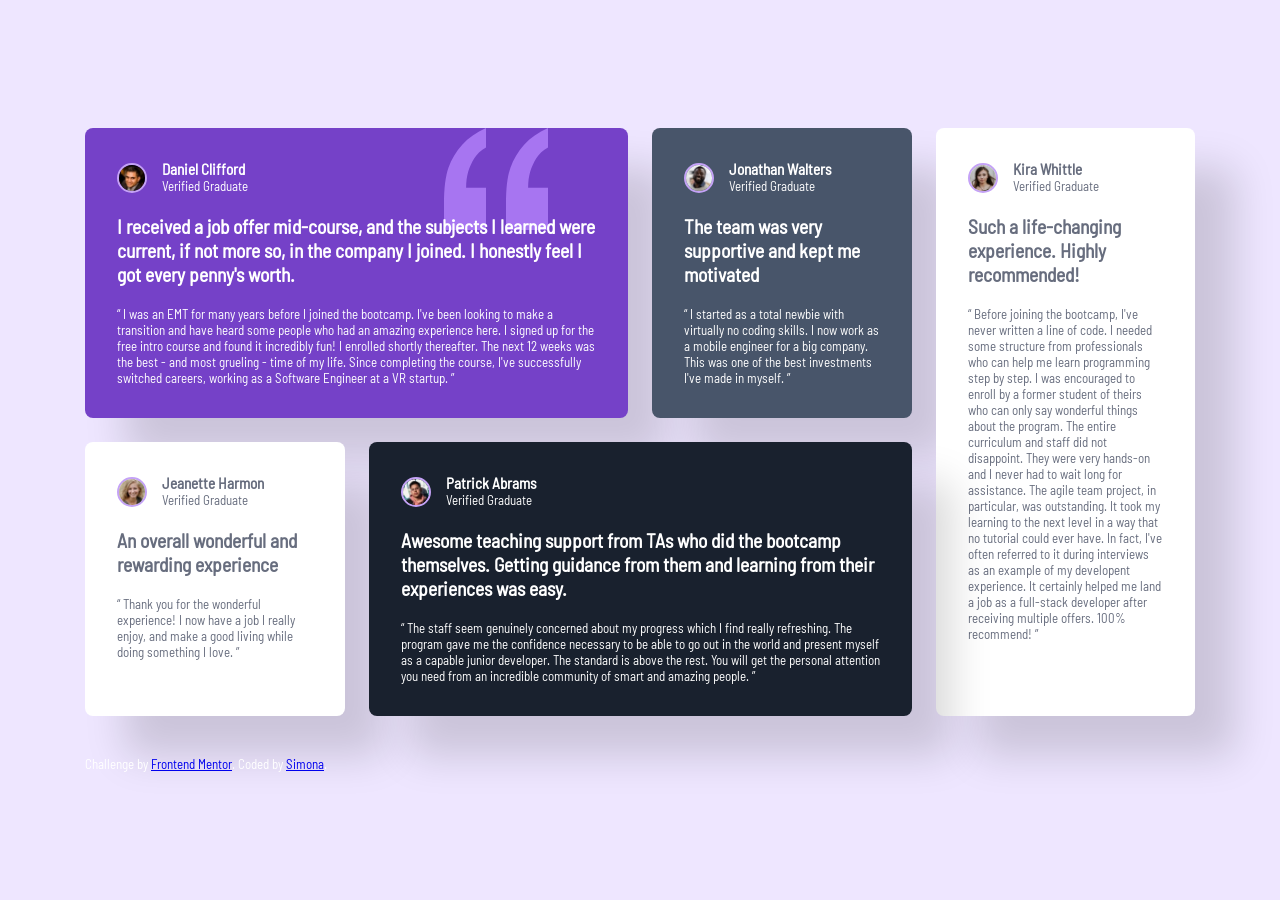
<file: index.html>
<!DOCTYPE html>
<html lang="en">
<head>
    <meta charset="UTF-8">
    <meta name="viewport" content="width=device-width, initial-scale=1.0">
    <title>Frontend Mentor | Testimonials Grid</title>
    <link rel="shortcut icon" href="./images/favicon-32x32.png" type="image/x-icon">
    <link rel="stylesheet" href="style.css">
</head>

<body>

    <main class="testimonianze">

        <article class="finestra-commenti" id="primo">
            <div class="profilo">
                <img src="./images/image-daniel.jpg" alt="user Daniel avatar" class="avatar">
                <div class="nome-grado">  
                    <h3>Daniel Clifford</h3>
                    <p class="titolo">Verified Graduate</p>
                </div>
            </div>
            <h2>  I received a job offer mid-course, and the subjects I learned were current, if not more so, 
            in the company I joined. I honestly feel I got every penny's worth.</h2>
            <p class="commento">  “ I was an EMT for many years before I joined the bootcamp. I've been looking to make a 
            transition and have heard some people who had an amazing experience here. I signed up 
            for the free intro course and found it incredibly fun! I enrolled shortly thereafter. 
            The next 12 weeks was the best - and most grueling - time of my life. Since completing 
            the course, I've successfully switched careers, working as a Software Engineer at a VR startup. ”</p>
        </article>

        <article class="finestra-commenti" id="secondo">
            <div class="profilo">
                <img src="./images/image-jonathan.jpg" alt="user Jonathan avatar" class="avatar">
                <div class="nome-grado">
                    <h3>Jonathan Walters</h3>
                    <p class="titolo">Verified Graduate</p>
                </div>
            </div>
            <h2>The team was very supportive and kept me motivated</h2>
            <p class="commento">  “ I started as a total newbie with virtually no coding skills. I now work as a mobile engineer 
            for a big company. This was one of the best investments I've made in myself. ”</p>
        </article>

        <article class="finestra-commenti" id="terzo">
            <div class="profilo">
                <img src="./images/image-kira.jpg" alt="user Kira avatar" class="avatar">
                <div class="nome-grado">
                    <h3>Kira Whittle</h3>
                    <p class="titolo">Verified Graduate</p>
                </div>
            </div>
            <h2>Such a life-changing experience. Highly recommended!</h2>
            <p class="commento">  “ Before joining the bootcamp, I've never written a line of code. I needed some structure from 
            professionals who can help me learn programming step by step. I was encouraged to enroll by a former 
            student of theirs who can only say wonderful things about the program. The entire curriculum and staff 
            did not disappoint. They were very hands-on and I never had to wait long for assistance. The agile team 
            project, in particular, was outstanding. It took my learning to the next level in a way that no tutorial 
            could ever have. In fact, I've often referred to it during interviews as an example of my developent 
            experience. It certainly helped me land a job as a full-stack developer after receiving multiple offers. 
            100% recommend! ”</p>
        </article>

        <article class="finestra-commenti" id="quarto">
            <div class="profilo">
                <img src="./images/image-jeanette.jpg" alt="user Jeanette avatar" class="avatar">
                <div class="nome-grado">
                    <h3>Jeanette Harmon</h3>
                    <p class="titolo">Verified Graduate</p>
                </div>
            </div>
            <h2>An overall wonderful and rewarding experience</h2>
            <p class="commento">  “ Thank you for the wonderful experience! I now have a job I really enjoy, and make a good living 
            while doing something I love. ”</p>
        </article>

        <article class="finestra-commenti" id="quinto">
            <div class="profilo">
                <img src="./images/image-patrick.jpg" alt="user Patrick avatar" class="avatar">
                <div class="nome-grado"> 
                    <h3>Patrick Abrams</h3>
                    <p class="titolo">Verified Graduate</p>
                </div>
            </div>
            <h2>Awesome teaching support from TAs who did the bootcamp themselves. Getting guidance from them and 
            learning from their experiences was easy.</h2>
            <p class="commento">  “ The staff seem genuinely concerned about my progress which I find really refreshing. The program 
            gave me the confidence necessary to be able to go out in the world and present myself as a capable 
            junior developer. The standard is above the rest. You will get the personal attention you need from 
            an incredible community of smart and amazing people. ”</p>
        </article>

</main>

<footer class="attribution">
    Challenge by <a href="https://www.frontendmentor.io?ref=challenge">Frontend Mentor</a>. 
    Coded by <a href="#">Simona</a>.
</footer>

</body>

</html>
</file>
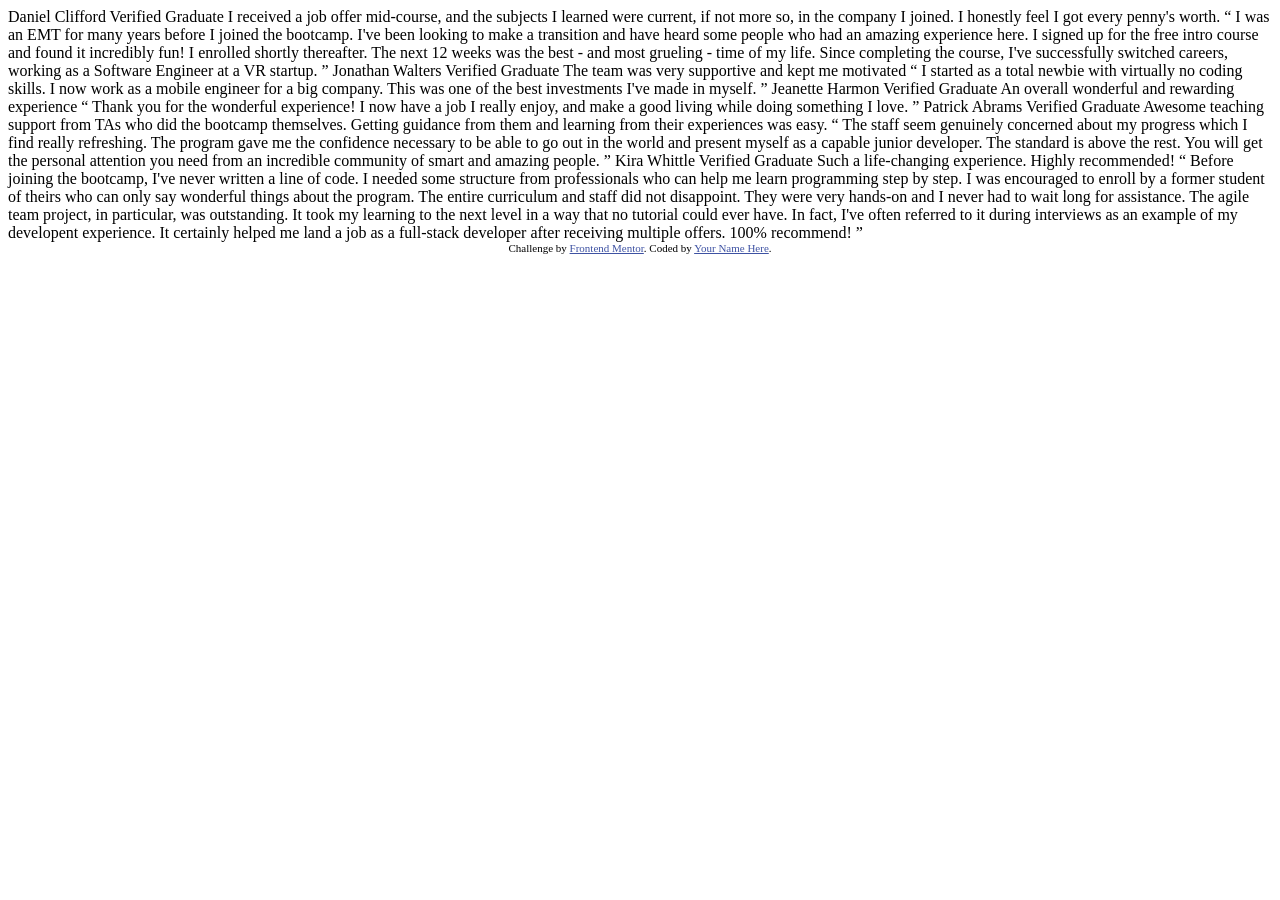
<file: original.html>
<!DOCTYPE html>
<html lang="en">
<head>
  <meta charset="UTF-8">
  <meta name="viewport" content="width=device-width, initial-scale=1.0"> <!-- displays site properly based on user's device -->

  <link rel="icon" type="image/png" sizes="32x32" href="./images/favicon-32x32.png">
  
  <title>Frontend Mentor | [Challenge Name Here]</title>

  <!-- Feel free to remove these styles or customise in your own stylesheet 👍 -->
  <style>
    .attribution { font-size: 0.6875rem; text-align: center; }
    .attribution a { color: hsl(228, 45%, 44%); }
  </style>
</head>
<body>
  Daniel Clifford
  Verified Graduate

  I received a job offer mid-course, and the subjects I learned were current, if not more so, 
  in the company I joined. I honestly feel I got every penny's worth.

  “ I was an EMT for many years before I joined the bootcamp. I've been looking to make a 
  transition and have heard some people who had an amazing experience here. I signed up 
  for the free intro course and found it incredibly fun! I enrolled shortly thereafter. 
  The next 12 weeks was the best - and most grueling - time of my life. Since completing 
  the course, I've successfully switched careers, working as a Software Engineer at a VR startup. ”

  Jonathan Walters
  Verified Graduate

  The team was very supportive and kept me motivated

  “ I started as a total newbie with virtually no coding skills. I now work as a mobile engineer 
  for a big company. This was one of the best investments I've made in myself. ”

  Jeanette Harmon
  Verified Graduate

  An overall wonderful and rewarding experience

  “ Thank you for the wonderful experience! I now have a job I really enjoy, and make a good living 
  while doing something I love. ”

  Patrick Abrams
  Verified Graduate

  Awesome teaching support from TAs who did the bootcamp themselves. Getting guidance from them and 
  learning from their experiences was easy.

  “ The staff seem genuinely concerned about my progress which I find really refreshing. The program 
  gave me the confidence necessary to be able to go out in the world and present myself as a capable 
  junior developer. The standard is above the rest. You will get the personal attention you need from 
  an incredible community of smart and amazing people. ”

  Kira Whittle
  Verified Graduate

  Such a life-changing experience. Highly recommended!

  “ Before joining the bootcamp, I've never written a line of code. I needed some structure from 
  professionals who can help me learn programming step by step. I was encouraged to enroll by a former 
  student of theirs who can only say wonderful things about the program. The entire curriculum and staff 
  did not disappoint. They were very hands-on and I never had to wait long for assistance. The agile team 
  project, in particular, was outstanding. It took my learning to the next level in a way that no tutorial 
  could ever have. In fact, I've often referred to it during interviews as an example of my developent 
  experience. It certainly helped me land a job as a full-stack developer after receiving multiple offers. 
  100% recommend! ”
  
  <footer class="attribution">
    Challenge by <a href="https://www.frontendmentor.io?ref=challenge">Frontend Mentor</a>. 
    Coded by <a href="#">Your Name Here</a>.
  </footer>
</body>
</html>
</file>
<file: style.css>
@font-face {
    font-family: "barlow";
    src: url(./font/BarlowSemiCondensed-Regular.ttf);
}

* {
    margin: 0;
    padding: 0;
    box-sizing: border-box;
}

body {
    font-family: "barlow";
    font-size: 13px;
    background-color: hsl(260, 100%, 95%);
    color: hsl(0, 0%, 100%);

    display: grid;
    min-height: 100vh;
    place-content: center;
    padding: 20;

}

.testimonianze {
    display: grid;
    grid-template-columns: repeat(4, 1fr);
    gap: 24px;
    max-width: 1110px;
    width: 100%;
}

.finestra-commenti {
    border-radius: 8px;
    padding: 32px;
    box-shadow: 40px 40px 40px  rgba(0, 0, 0, 0.15);
}

.avatar {
    border-radius: 50%;
    border: 2px solid hsl(264, 82%, 80%);
    width: 30px;
    height: 30px;
    margin-top: 3px;
}

.profilo {
    display: flex;
    flex-direction: row;
    gap: 15px;
    padding-bottom: 20px;
}

h2 {
    padding-bottom: 20px;
}

#primo {
    background-color: hsl(263, 55%, 52%);
    grid-column: span 2;
    background-image: url(./images/bg-pattern-quotation.svg);
    background-repeat: no-repeat;
    background-position: top 0 right 80px;
}

#secondo {
    background-color: hsl(217, 19%, 35%);
    grid-column: span 1;
}

#terzo, #quarto {
    background-color: hsl(0, 0%, 100%);
    color: hsl(224, 10%, 45%);
}

#quarto {
    grid-column: 1;
}

#terzo {
    grid-column: 4;
    grid-row: span 2;
}

#quinto {
    background-color: hsl(219, 29%, 14%);
    grid-column: span 2;
}


footer {
    padding-top: 40px;
}


@media (max-width: 900px) {
    .testimonianze {
        grid-template-columns: 1fr;
    }

    #primo, #secondo, #terzo, #quarto, #quinto {
        grid-column: span 1;
        grid-row: span 1;
    }
}
</file>
